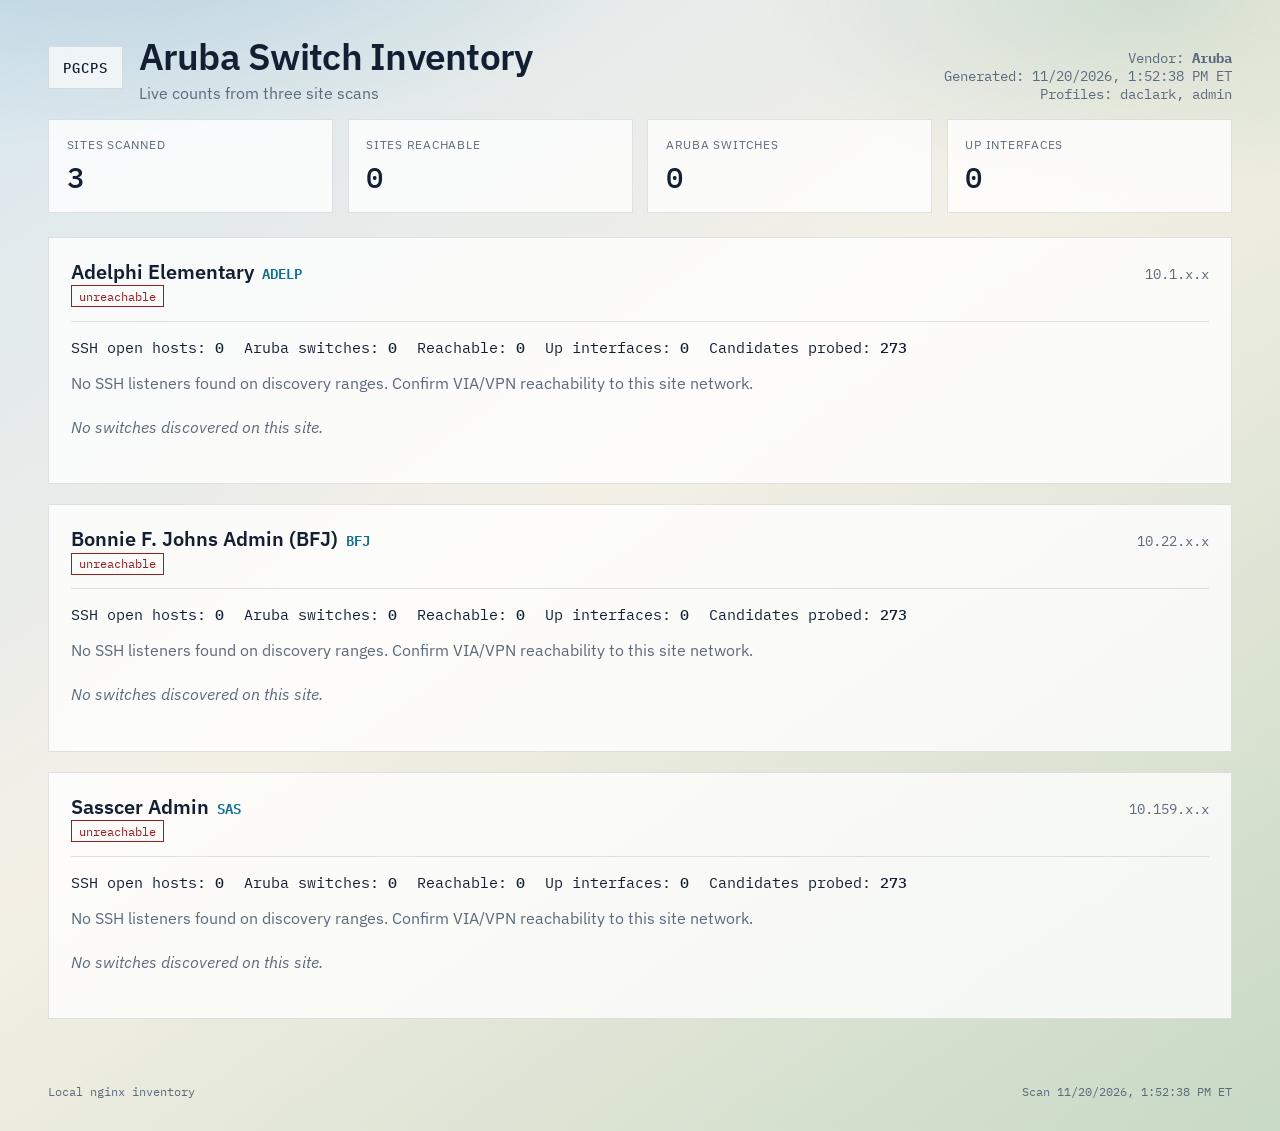
<file: www/index.html>
<!DOCTYPE html>
<html lang="en">
<head>
  <meta charset="UTF-8" />
  <meta name="viewport" content="width=device-width, initial-scale=1" />
  <title>Aruba Switch Inventory</title>
  <link rel="preconnect" href="https://fonts.googleapis.com" />
  <link rel="preconnect" href="https://fonts.gstatic.com" crossorigin />
  <link href="https://fonts.googleapis.com/css2?family=IBM+Plex+Sans:wght@400;500;600&family=IBM+Plex+Mono:wght@400;500&display=swap" rel="stylesheet" />
  <link rel="stylesheet" href="styles.css" />
</head>
<body>
  <div class="atmosphere" aria-hidden="true"></div>
  <header class="top">
    <div class="brand">
      <span class="brand-mark">PGCPS</span>
      <div>
        <h1>Aruba Switch Inventory</h1>
        <p class="tagline">Live counts from three site scans</p>
      </div>
    </div>
    <div class="meta" id="scan-meta">Loading scan…</div>
  </header>

  <main>
    <section class="totals" id="totals" aria-label="Totals"></section>
    <section class="sites" id="sites" aria-label="Sites"></section>
  </main>

  <footer>
    <span>Local nginx inventory</span>
    <span id="footer-stamp"></span>
  </footer>
  <script src="app.js"></script>
</body>
</html>
</file>
<file: www/styles.css>
:root {
  --ink: #132033;
  --muted: #5b6b7c;
  --line: rgba(19, 32, 51, 0.12);
  --panel: rgba(255, 255, 255, 0.78);
  --ok: #0f7a4c;
  --warn: #9a5b00;
  --bad: #9b1c1c;
  --accent: #0b6e99;
  --bg1: #d9e7ef;
  --bg2: #f4f0e6;
  --bg3: #c8d9c5;
  --mono: "IBM Plex Mono", ui-monospace, monospace;
  --sans: "IBM Plex Sans", system-ui, sans-serif;
}

* { box-sizing: border-box; }
html, body { margin: 0; min-height: 100%; }
body {
  font-family: var(--sans);
  color: var(--ink);
  background: linear-gradient(145deg, var(--bg1), var(--bg2) 45%, var(--bg3));
  position: relative;
}

.atmosphere {
  position: fixed;
  inset: 0;
  background:
    radial-gradient(900px 400px at 10% -10%, rgba(11, 110, 153, 0.18), transparent 60%),
    radial-gradient(700px 360px at 90% 0%, rgba(15, 122, 76, 0.14), transparent 55%),
    repeating-linear-gradient(
      -18deg,
      transparent 0 18px,
      rgba(255, 255, 255, 0.04) 18px 19px
    );
  pointer-events: none;
  z-index: 0;
}

.top, main, footer { position: relative; z-index: 1; }

.top {
  display: flex;
  justify-content: space-between;
  gap: 1.5rem;
  align-items: flex-end;
  padding: 2rem clamp(1.25rem, 4vw, 3rem) 1rem;
  animation: rise 0.7s ease both;
}

.brand { display: flex; gap: 1rem; align-items: center; }
.brand-mark {
  font-family: var(--mono);
  font-weight: 500;
  letter-spacing: 0.08em;
  font-size: 0.85rem;
  padding: 0.7rem 0.85rem;
  border: 1px solid var(--line);
  background: rgba(255,255,255,0.65);
}
h1 {
  margin: 0;
  font-size: clamp(1.6rem, 3vw, 2.3rem);
  font-weight: 600;
  letter-spacing: -0.02em;
}
.tagline { margin: 0.2rem 0 0; color: var(--muted); }
.meta {
  font-family: var(--mono);
  font-size: 0.85rem;
  color: var(--muted);
  text-align: right;
}

main {
  padding: 0 clamp(1.25rem, 4vw, 3rem) 3rem;
  display: grid;
  gap: 1.5rem;
}

.totals {
  display: grid;
  grid-template-columns: repeat(4, minmax(0, 1fr));
  gap: 0.9rem;
  animation: rise 0.8s ease 0.08s both;
}

.stat {
  background: var(--panel);
  border: 1px solid var(--line);
  padding: 1rem 1.1rem;
  backdrop-filter: blur(8px);
}
.stat .label {
  font-size: 0.78rem;
  text-transform: uppercase;
  letter-spacing: 0.06em;
  color: var(--muted);
}
.stat .value {
  margin-top: 0.35rem;
  font-family: var(--mono);
  font-size: 1.8rem;
  font-weight: 500;
}

.sites {
  display: grid;
  gap: 1.25rem;
  animation: rise 0.9s ease 0.14s both;
}

.site {
  background: var(--panel);
  border: 1px solid var(--line);
  padding: 1.25rem 1.35rem 1.4rem;
  backdrop-filter: blur(8px);
}

.site-head {
  display: flex;
  justify-content: space-between;
  gap: 1rem;
  align-items: baseline;
  border-bottom: 1px solid var(--line);
  padding-bottom: 0.85rem;
  margin-bottom: 1rem;
}
.site-head h2 {
  margin: 0;
  font-size: 1.25rem;
  font-weight: 600;
}
.site-head .abbr {
  font-family: var(--mono);
  color: var(--accent);
  margin-left: 0.5rem;
  font-size: 0.9rem;
}
.site-head .net {
  font-family: var(--mono);
  color: var(--muted);
  font-size: 0.85rem;
}

.counts {
  display: flex;
  flex-wrap: wrap;
  gap: 0.75rem 1.25rem;
  margin-bottom: 1rem;
  font-family: var(--mono);
  font-size: 0.92rem;
}
.counts strong { font-weight: 500; }

.badge {
  display: inline-block;
  font-family: var(--mono);
  font-size: 0.75rem;
  padding: 0.15rem 0.45rem;
  border: 1px solid currentColor;
}
.badge.ok { color: var(--ok); }
.badge.warn { color: var(--warn); }
.badge.bad { color: var(--bad); }

.message {
  color: var(--muted);
  margin: 0 0 1rem;
  max-width: 70ch;
}

table {
  width: 100%;
  border-collapse: collapse;
  font-size: 0.92rem;
}
th, td {
  text-align: left;
  padding: 0.55rem 0.4rem;
  border-bottom: 1px solid var(--line);
  vertical-align: top;
}
th {
  font-size: 0.75rem;
  text-transform: uppercase;
  letter-spacing: 0.05em;
  color: var(--muted);
  font-weight: 500;
}
td.mono { font-family: var(--mono); font-size: 0.85rem; }
.empty {
  color: var(--muted);
  font-style: italic;
  padding: 0.5rem 0;
}

footer {
  display: flex;
  justify-content: space-between;
  gap: 1rem;
  padding: 1rem clamp(1.25rem, 4vw, 3rem) 2rem;
  color: var(--muted);
  font-family: var(--mono);
  font-size: 0.78rem;
}

@keyframes rise {
  from { opacity: 0; transform: translateY(10px); }
  to { opacity: 1; transform: none; }
}

@media (max-width: 900px) {
  .totals { grid-template-columns: repeat(2, minmax(0, 1fr)); }
  .top { flex-direction: column; align-items: flex-start; }
  .meta { text-align: left; }
}
@media (max-width: 560px) {
  .totals { grid-template-columns: 1fr; }
  table, thead, tbody, th, td, tr { display: block; }
  th { display: none; }
  td { border: none; padding: 0.2rem 0; }
  td::before {
    content: attr(data-label);
    display: block;
    font-size: 0.7rem;
    text-transform: uppercase;
    letter-spacing: 0.05em;
    color: var(--muted);
  }
  tr {
    border-bottom: 1px solid var(--line);
    padding: 0.75rem 0;
  }
}
</file>
